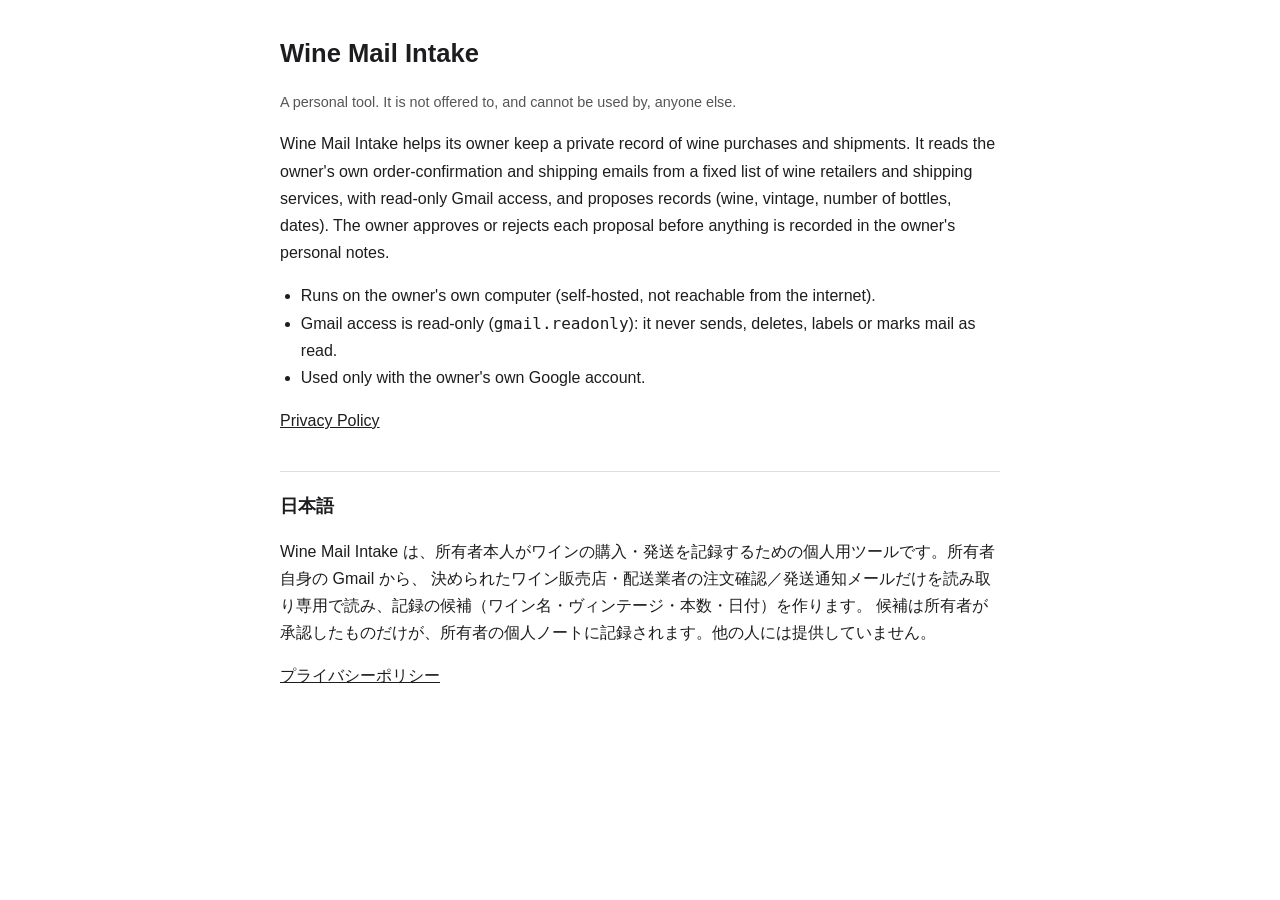
<file: index.html>
<!doctype html>
<html lang="en">
<head>
<meta charset="utf-8">
<meta name="viewport" content="width=device-width, initial-scale=1">
<meta name="robots" content="noindex">
<title>Wine Mail Intake</title>
<link rel="stylesheet" href="style.css">
</head>
<body>
<main>
<h1>Wine Mail Intake</h1>
<p class="muted">A personal tool. It is not offered to, and cannot be used by, anyone else.</p>

<p>Wine Mail Intake helps its owner keep a private record of wine purchases and shipments. It reads the owner's own
order-confirmation and shipping emails from a fixed list of wine retailers and shipping services, with read-only
Gmail access, and proposes records (wine, vintage, number of bottles, dates). The owner approves or rejects each
proposal before anything is recorded in the owner's personal notes.</p>

<ul>
<li>Runs on the owner's own computer (self-hosted, not reachable from the internet).</li>
<li>Gmail access is read-only (<code>gmail.readonly</code>): it never sends, deletes, labels or marks mail as read.</li>
<li>Used only with the owner's own Google account.</li>
</ul>

<p><a href="privacy.html">Privacy Policy</a></p>

<h2>日本語</h2>
<p>Wine Mail Intake は、所有者本人がワインの購入・発送を記録するための個人用ツールです。所有者自身の Gmail から、
決められたワイン販売店・配送業者の注文確認／発送通知メールだけを読み取り専用で読み、記録の候補（ワイン名・ヴィンテージ・本数・日付）を作ります。
候補は所有者が承認したものだけが、所有者の個人ノートに記録されます。他の人には提供していません。</p>
<p><a href="privacy.html">プライバシーポリシー</a></p>
</main>
</body>
</html>
</file>
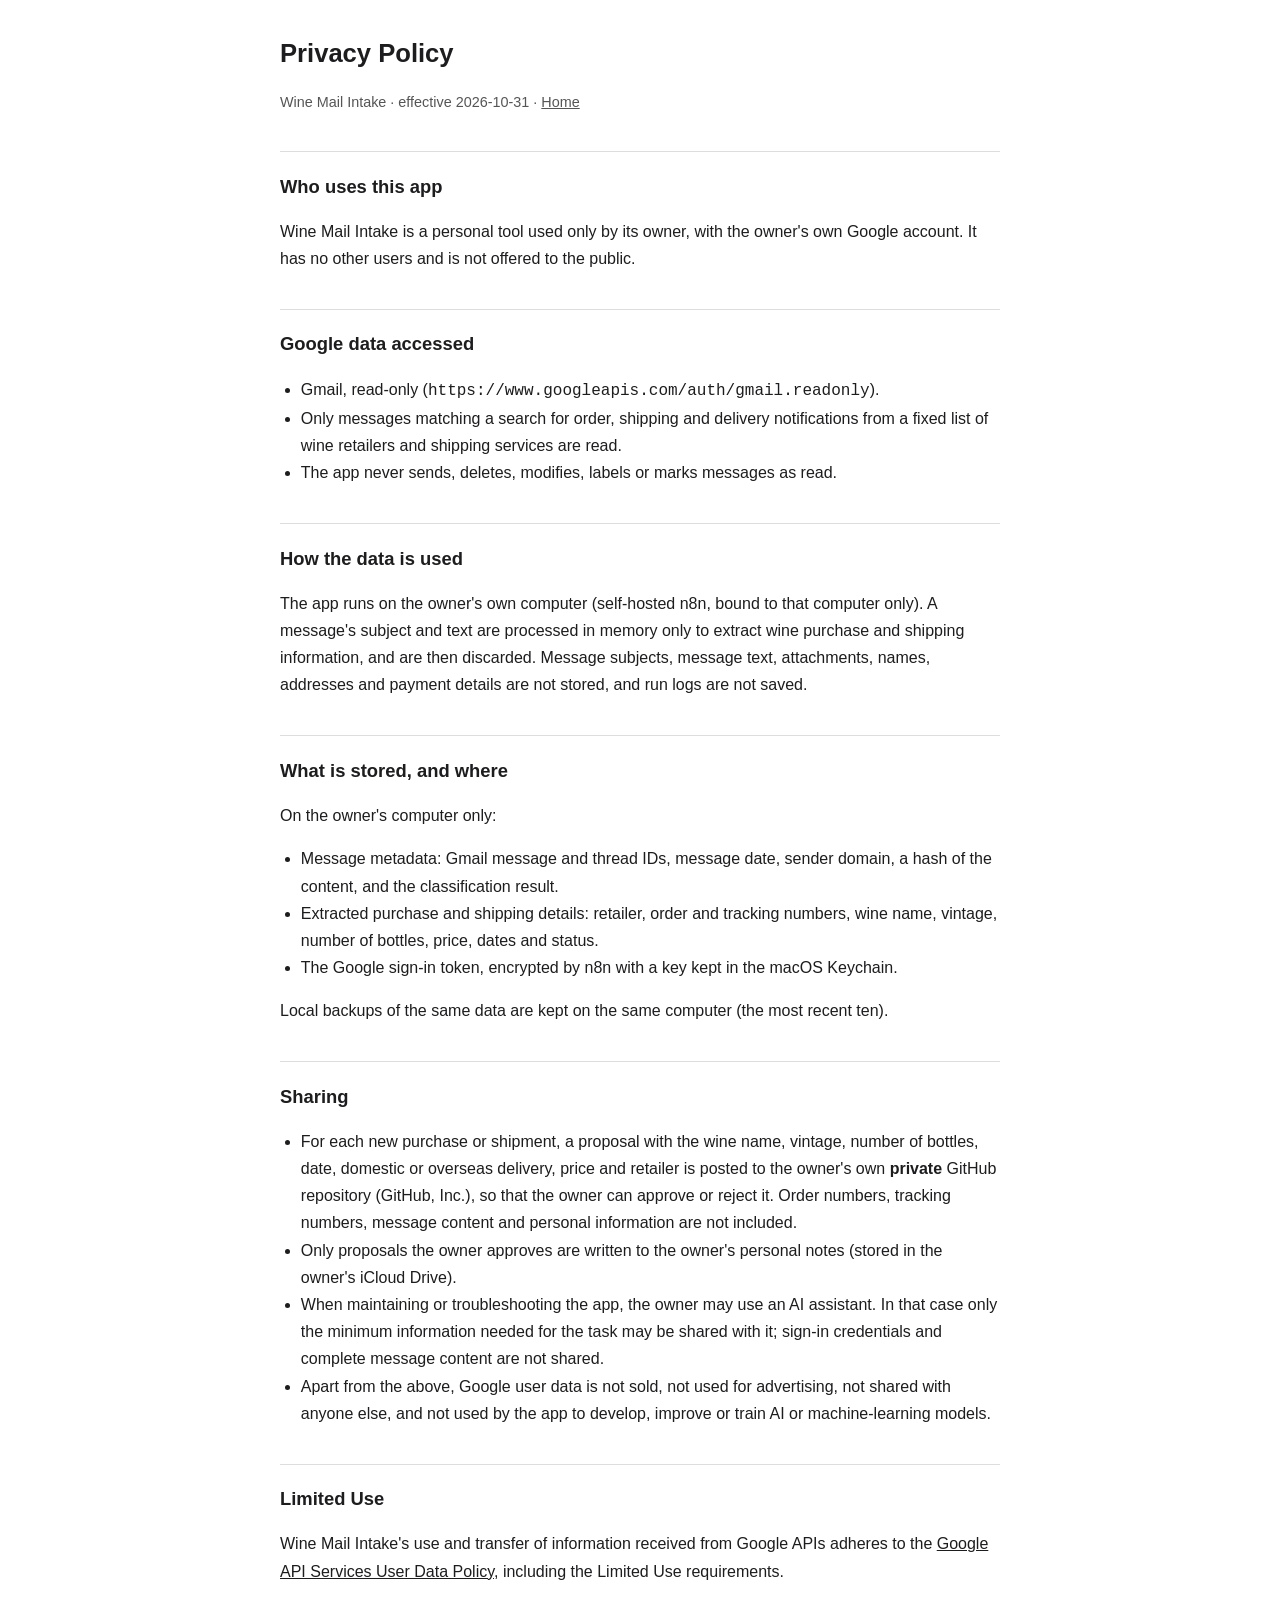
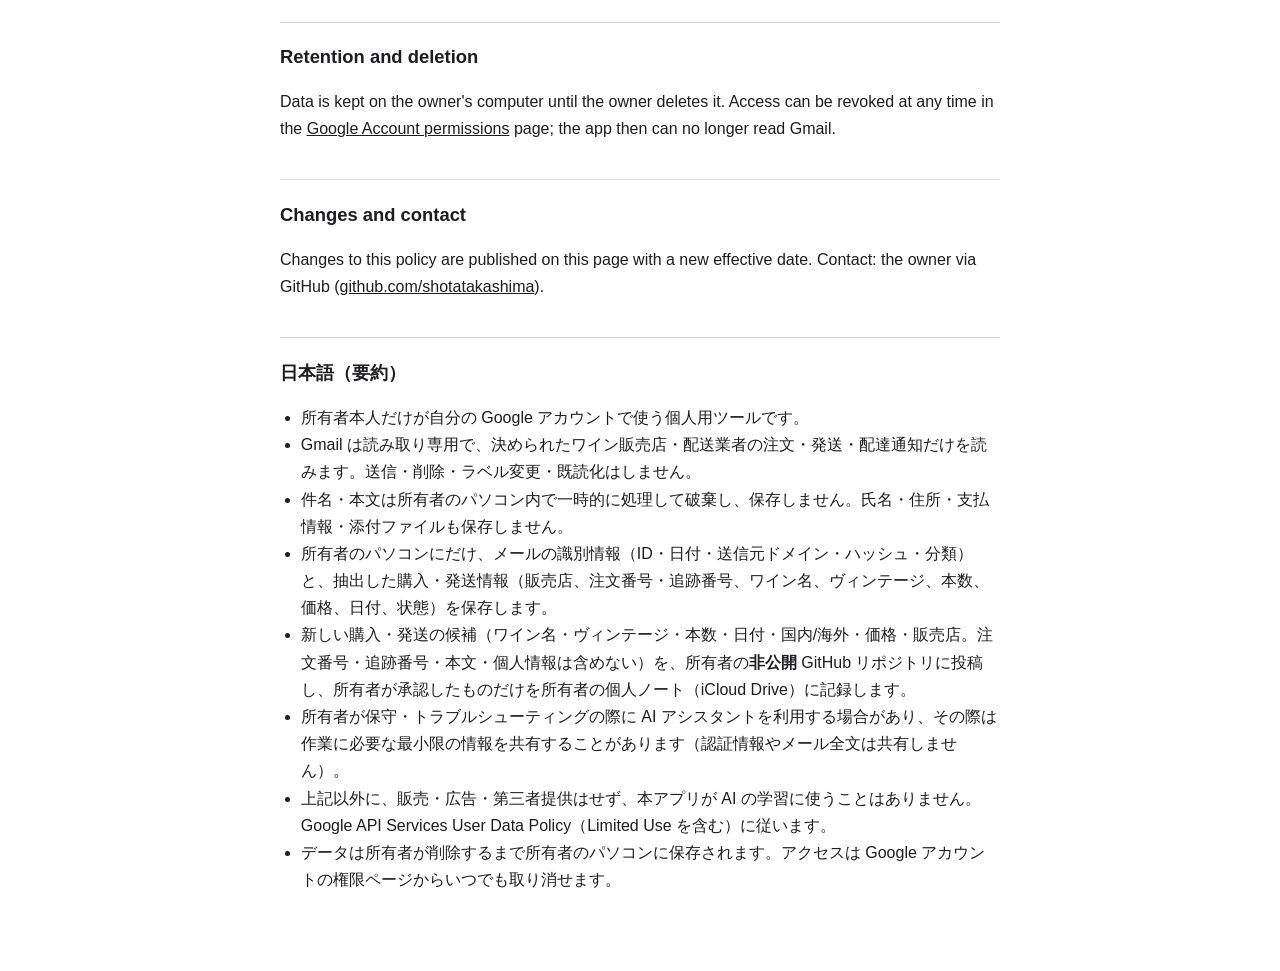
<file: privacy.html>
<!doctype html>
<html lang="en">
<head>
<meta charset="utf-8">
<meta name="viewport" content="width=device-width, initial-scale=1">
<meta name="robots" content="noindex">
<title>Wine Mail Intake Privacy Policy</title>
<link rel="stylesheet" href="style.css">
</head>
<body>
<main>
<h1>Privacy Policy</h1>
<p class="muted">Wine Mail Intake · effective 2026-10-31 · <a href="index.html">Home</a></p>

<h2>Who uses this app</h2>
<p>Wine Mail Intake is a personal tool used only by its owner, with the owner's own Google account. It has no other
users and is not offered to the public.</p>

<h2>Google data accessed</h2>
<ul>
<li>Gmail, read-only (<code>https://www.googleapis.com/auth/gmail.readonly</code>).</li>
<li>Only messages matching a search for order, shipping and delivery notifications from a fixed list of wine retailers
and shipping services are read.</li>
<li>The app never sends, deletes, modifies, labels or marks messages as read.</li>
</ul>

<h2>How the data is used</h2>
<p>The app runs on the owner's own computer (self-hosted n8n, bound to that computer only). A message's subject and
text are processed in memory only to extract wine purchase and shipping information, and are then discarded. Message
subjects, message text, attachments, names, addresses and payment details are not stored, and run logs are not saved.</p>

<h2>What is stored, and where</h2>
<p>On the owner's computer only:</p>
<ul>
<li>Message metadata: Gmail message and thread IDs, message date, sender domain, a hash of the content, and the
classification result.</li>
<li>Extracted purchase and shipping details: retailer, order and tracking numbers, wine name, vintage, number of
bottles, price, dates and status.</li>
<li>The Google sign-in token, encrypted by n8n with a key kept in the macOS Keychain.</li>
</ul>
<p>Local backups of the same data are kept on the same computer (the most recent ten).</p>

<h2>Sharing</h2>
<ul>
<li>For each new purchase or shipment, a proposal with the wine name, vintage, number of bottles, date, domestic or
overseas delivery, price and retailer is posted to the owner's own <strong>private</strong> GitHub repository
(GitHub, Inc.), so that the owner can approve or reject it. Order numbers, tracking numbers, message content and
personal information are not included.</li>
<li>Only proposals the owner approves are written to the owner's personal notes (stored in the owner's iCloud Drive).</li>
<li>When maintaining or troubleshooting the app, the owner may use an AI assistant. In that case only the minimum
information needed for the task may be shared with it; sign-in credentials and complete message content are not shared.</li>
<li>Apart from the above, Google user data is not sold, not used for advertising, not shared with anyone else, and not
used by the app to develop, improve or train AI or machine-learning models.</li>
</ul>

<h2>Limited Use</h2>
<p>Wine Mail Intake's use and transfer of information received from Google APIs adheres to the
<a href="https://developers.google.com/terms/api-services-user-data-policy">Google API Services User Data Policy</a>,
including the Limited Use requirements.</p>

<h2>Retention and deletion</h2>
<p>Data is kept on the owner's computer until the owner deletes it. Access can be revoked at any time in the
<a href="https://myaccount.google.com/permissions">Google Account permissions</a> page; the app then can no longer
read Gmail.</p>

<h2>Changes and contact</h2>
<p>Changes to this policy are published on this page with a new effective date. Contact: the owner via GitHub
(<a href="https://github.com/shotatakashima">github.com/shotatakashima</a>).</p>

<h2>日本語（要約）</h2>
<ul>
<li>所有者本人だけが自分の Google アカウントで使う個人用ツールです。</li>
<li>Gmail は読み取り専用で、決められたワイン販売店・配送業者の注文・発送・配達通知だけを読みます。送信・削除・ラベル変更・既読化はしません。</li>
<li>件名・本文は所有者のパソコン内で一時的に処理して破棄し、保存しません。氏名・住所・支払情報・添付ファイルも保存しません。</li>
<li>所有者のパソコンにだけ、メールの識別情報（ID・日付・送信元ドメイン・ハッシュ・分類）と、抽出した購入・発送情報（販売店、注文番号・追跡番号、ワイン名、ヴィンテージ、本数、価格、日付、状態）を保存します。</li>
<li>新しい購入・発送の候補（ワイン名・ヴィンテージ・本数・日付・国内/海外・価格・販売店。注文番号・追跡番号・本文・個人情報は含めない）を、所有者の<strong>非公開</strong> GitHub リポジトリに投稿し、所有者が承認したものだけを所有者の個人ノート（iCloud Drive）に記録します。</li>
<li>所有者が保守・トラブルシューティングの際に AI アシスタントを利用する場合があり、その際は作業に必要な最小限の情報を共有することがあります（認証情報やメール全文は共有しません）。</li>
<li>上記以外に、販売・広告・第三者提供はせず、本アプリが AI の学習に使うことはありません。Google API Services User Data Policy（Limited Use を含む）に従います。</li>
<li>データは所有者が削除するまで所有者のパソコンに保存されます。アクセスは Google アカウントの権限ページからいつでも取り消せます。</li>
</ul>
</main>
</body>
</html>
</file>
<file: style.css>
:root { color-scheme: light dark; --fg: #1d1d1f; --bg: #ffffff; --muted: #555; --line: #ddd; }
@media (prefers-color-scheme: dark) { :root { --fg: #e8e8ea; --bg: #161618; --muted: #aaa; --line: #333; } }
body { margin: 0; background: var(--bg); color: var(--fg); font: 16px/1.7 -apple-system, "Hiragino Sans", "Segoe UI", sans-serif; }
main { max-width: 720px; margin: 0 auto; padding: 32px 16px 64px; }
h1 { font-size: 1.6rem; margin: 0 0 4px; } h2 { font-size: 1.15rem; margin-top: 2em; border-top: 1px solid var(--line); padding-top: 1em; }
.muted { color: var(--muted); font-size: .9rem; } a { color: inherit; }
ul { padding-left: 1.3em; }
</file>
